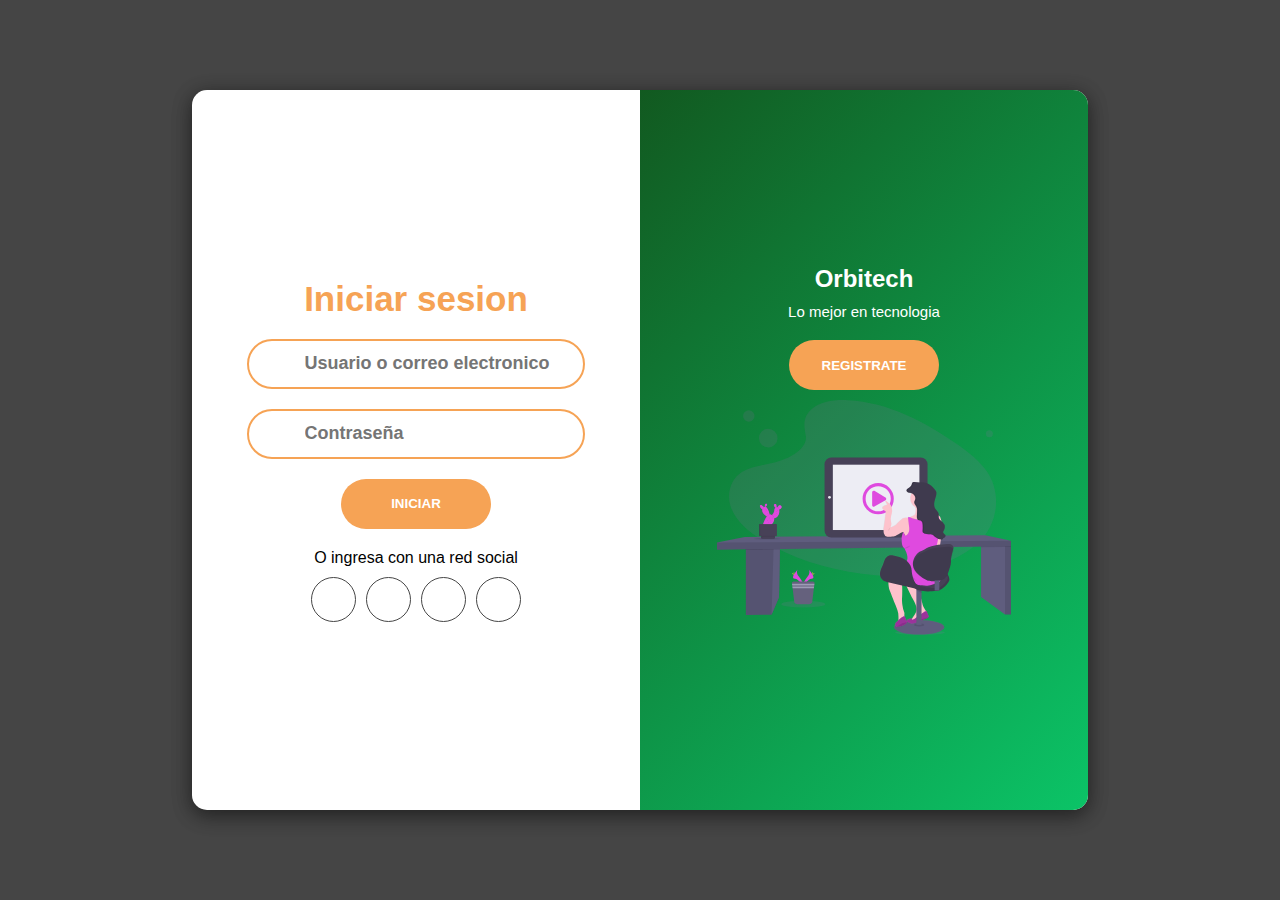
<file: Login/inicio_sesion.html>
<!DOCTYPE html>
<html lang="es">

<head>
    <meta charset="UTF-8">
    <meta http-equiv="X-UA-Compatible" content="IE=edge">
    <meta name="viewport" content="width=device-width, initial-scale=1.0">
    <link rel="stylesheet" href="https://pro.fontawesome.com/releases/v5.10.0/css/all.css" integrity="sha384-AYmEC3Yw5cVb3ZcuHtOA93w35dYTsvhLPVnYs9eStHfGJvOvKxVfELGroGkvsg+p" crossorigin="anonymous" />
    <link rel="stylesheet" href="styles.css">
    <title>Inicio de sesion</title>
</head>

<body>
    <div class="container">
        <div class="signin-signup">
            <form action="/Iniciado.html" class="sign-in-form">
                <h2 class="title">Iniciar sesion</h2>
                <div class="input-field">
                    <i class="fas fa-user"></i>
                    <input type="text" placeholder="Usuario o correo electronico" required>
                </div>
                <div class="input-field">
                    <i class="fas fa-lock"></i>
                    <input type="password" placeholder="Contraseña" required>
                </div>
                <input type="submit" value="Iniciar" class="btn">
                <p class="social-text">O ingresa con una red social</p>
                <div class="social-media">
                    <a href="#" class="social-icon">
                        <i class="fab fa-facebook"></i>
                    </a>
                    <a href="" class="social-icon">
                        <i class="fab fa-twitter"></i>
                    </a>
                    <a href="" class="social-icon">
                        <i class="fab fa-google"></i>
                    </a>
                    <a href="" class="social-icon">
                        <i class="fab fa-linkedin-in"></i>
                    </a>
                </div>
                <p class="account-text">¿No, tienes una cuenta todavia? <a href="#" id="sign-up-btn2">Registrate</a></p>
            </form>
            <form action="/Iniciado.html" class="sign-up-form">
                <h2 class="title">Registrate</h2>
                <div class="input-field">
                    <i class="fas fa-user"></i>
                    <input type="text" placeholder="Usuario" required>
                </div>
                <div class="input-field">
                    <i class="fas fa-envelope"></i>
                    <input type="text" placeholder="Correo Electronico" required>
                </div>
                <div class="input-field">
                    <i class="fas fa-lock"></i>
                    <input type="password" placeholder="Contraseña" required>
                </div>
                    <input type="submit" class="btn" value="Registrarse">
                <p class="social-text">O Registrate con una red social</p>
                <div class="social-media">
                    <a href="#" class="social-icon">
                        <i class="fab fa-facebook"></i>
                    </a>
                    <a href="" class="social-icon">
                        <i class="fab fa-twitter"></i>
                    </a>
                    <a href="" class="social-icon">
                        <i class="fab fa-google"></i>
                    </a>
                    <a href="" class="social-icon">
                        <i class="fab fa-linkedin-in"></i>
                    </a>
                </div>
                <p class="account-text">¿Ya tienes una cuenta? <a href="#" id="sign-in-btn2">Registrate</a></p>
            </form>
        </div>
        <div class="panels-container">
            <div class="panel left-panel">
                <div class="content">
                    <h3>Orbitech</h3>
                    <p>Encuentra todo lo que buscas</p>
                    <button class="btn" id="sign-in-btn">Iniciar sesion</button>
                </div>
                <img src="signin.svg" alt="" class="image">
            </div>
            <div class="panel right-panel">
                <div class="content">
                    <h3>Orbitech</h3>
                    <p>Lo mejor en tecnologia</p>
                    <button class="btn" id="sign-up-btn">Registrate</button>
                </div>
                <img src="signup.svg" alt="" class="image">
            </div>
        </div>
    </div>
    <script src="app.js"></script>
</body>

</html>
</file>
<file: Login/styles.css>
:root{
    --spanish-gray: hsl(0, 0%, 60%);
    --sonic-silver: hsl(0, 0%, 47%);
    --eerie-black: hsl(0, 0%, 13%);
    --Orange: hsl(20, 90%, 60%);
    --sandy-brown: hsl(29, 90%, 65%);
    --bittersweet: hsl(0, 100%, 70%);
    --ocean-green: hsl(152, 93%, 48%);
    --verde: hsl(132, 67%, 21%);
    --davys-gray: hsl(0, 0%, 33%);
    --cultured: hsl(0, 0%, 93%);
    --white: hsl(0, 100%, 100%);
    --onyx: hsl(0, 0%, 27%);
}

* {
    margin: 0;
    padding: 0;
    box-sizing: border-box;
    font-family: 'Poppins', sans-serif;
}

body {
    display: flex;
    align-items: center;
    justify-content: center;
    min-height: 100vh;
    background: var(--onyx);
}

.container {
    position: relative;
    width: 70vw;
    height: 80vh;
    background: #fff;
    border-radius: 15px;
    box-shadow: 0 4px 20px 0 rgba(0, 0, 0, 0.3), 0 6px 20px 0 rgba(0, 0, 0, 0.3);
    overflow: hidden;
}

.container::before {
    content: "";
    position: absolute;
    top: 0;
    left: -50%;
    width: 100%;
    height: 100%;
    background: linear-gradient(-45deg, var(--ocean-green), var(--verde));
    z-index: 6;
    transform: translateX(100%);
    transition: 1s ease-in-out;
}

.signin-signup {
    position: absolute;
    top: 0;
    left: 0;
    width: 100%;
    height: 100%;
    display: flex;
    align-items: center;
    justify-content: space-around;
    z-index: 5;
}

form {
    display: flex;
    align-items: center;
    justify-content: center;
    flex-direction: column;
    width: 40%;
    min-width: 238px;
    padding: 0 10px;
}

form.sign-in-form {
    opacity: 1;
    transition: 0.5s ease-in-out;
    transition-delay: 1s;
}

form.sign-up-form {
    opacity: 0;
    transition: 0.5s ease-in-out;
    transition-delay: 1s;
}

.title {
    font-size: 35px;
    color: var(--sandy-brown);
    margin-bottom: 10px;
}

.input-field {
    width: 100%;
    height: 50px;
    background: var(--white);
    margin: 10px 0;
    border: 2px solid var(--sandy-brown);
    border-radius: 50px;
    display: flex;
    align-items: center;
}

.input-field i {
    flex: 1;
    text-align: center;
    color: var(--onyx);
    font-size: 18px;
}

.input-field input {
    flex: 5;
    background: none;
    border: none;
    outline: none;
    width: 100%;
    font-size: 18px;
    font-weight: 600;
    color: var(--eerie-black);
}

.btn {
    width: 150px;
    height: 50px;
    border: none;
    border-radius: 50px;
    background: var(--sandy-brown);
    color: #fff;
    font-weight: 600;
    margin: 10px 0;
    text-transform: uppercase;
    cursor: pointer;
}

.btn:hover {
    background: var(--Orange);
}

.social-text {
    margin: 10px 0;
    font-size: 16px;
}

.social-media {
    display: flex;
    justify-content: center;
}

.social-icon {
    height: 45px;
    width: 45px;
    display: flex;
    align-items: center;
    justify-content: center;
    color: var(--onyx);
    border: 1px solid var(--onyx);
    border-radius: 50px;
    margin: 0 5px;
}

a {
    text-decoration: none;
}

.social-icon:hover {
    color: var(--sandy-brown);
    border-color: var(--sandy-brown);
}

.panels-container {
    position: absolute;
    top: 0;
    left: 0;
    width: 100%;
    height: 100%;
    display: flex;
    align-items: center;
    justify-content: space-around;
}

.panel {
    display: flex;
    flex-direction: column;
    align-items: center;
    justify-content: space-around;
    width: 35%;
    min-width: 238px;
    padding: 0 10px;
    text-align: center;
    z-index: 6;
}

.left-panel {
    pointer-events: none;
}

.content {
    color: #fff;
    transition: 1.1s ease-in-out;
    transition-delay: 0.5s;
}

.panel h3 {
    font-size: 24px;
    font-weight: 600;
}

.panel p {
    font-size: 15px;
    padding: 10px 0;
}

.image {
    width: 100%;
    transition: 1.1s ease-in-out;
    transition-delay: 0.4s;
}

.left-panel .image,
.left-panel .content {
    transform: translateX(-200%);
}

.right-panel .image,
.right-panel .content {
    transform: translateX(0);
}

.account-text {
    display: none;
}


/*Animation*/

.container.sign-up-mode::before {
    transform: translateX(0);
}

.container.sign-up-mode .right-panel .image,
.container.sign-up-mode .right-panel .content {
    transform: translateX(200%);
}

.container.sign-up-mode .left-panel .image,
.container.sign-up-mode .left-panel .content {
    transform: translateX(0);
}

.container.sign-up-mode form.sign-in-form {
    opacity: 0;
}

.container.sign-up-mode form.sign-up-form {
    opacity: 1;
}

.container.sign-up-mode .right-panel {
    pointer-events: none;
}

.container.sign-up-mode .left-panel {
    pointer-events: all;
}


/*Responsive*/

@media (max-width:779px) {
    .container {
        width: 100vw;
        height: 100vh;
    }
}

@media (max-width:635px) {
    .container::before {
        display: none;
    }
    form {
        width: 80%;
    }
    form.sign-up-form {
        display: none;
    }
    .container.sign-up-mode2 form.sign-up-form {
        display: flex;
        opacity: 1;
    }
    .container.sign-up-mode2 form.sign-in-form {
        display: none;
    }
    .panels-container {
        display: none;
    }
    .account-text {
        display: initial;
        margin-top: 30px;
    }
}

@media (max-width:320px) {
    form {
        width: 90%;
    }
}
</file>
